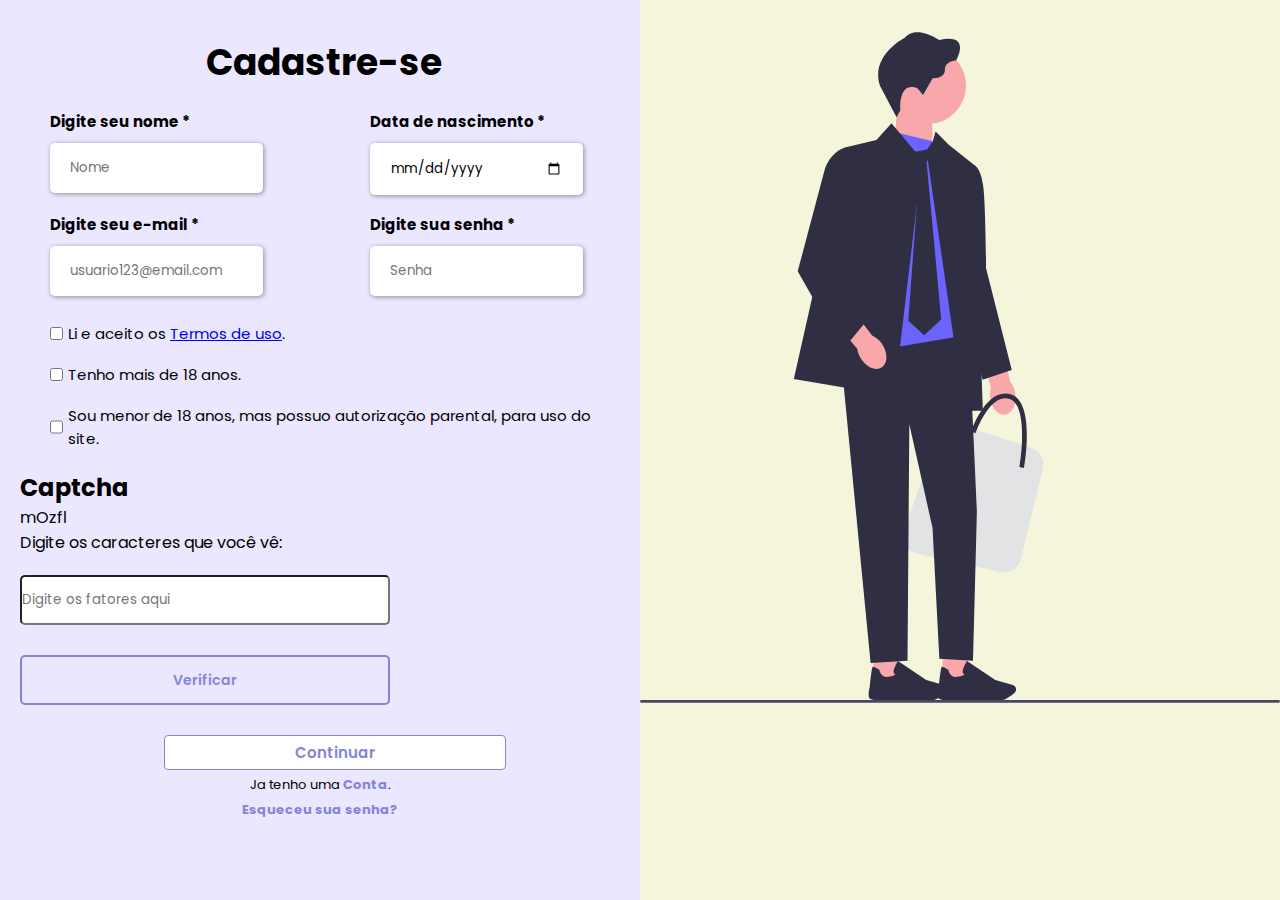
<file: index.html>
<!DOCTYPE html>
<html lang="pt-br">
<head>
    <meta charset="UTF-8">
    <meta name="viewport" content="width=device-width, initial-scale=1.0">
    <link rel="stylesheet" href="assets/styles.css">
    <link rel="preconnect" href="https://fonts.googleapis.com">
    <link rel="preconnect" href="https://fonts.gstatic.com" crossorigin>
    <link href="https://fonts.googleapis.com/css2?family=Open+Sans:ital,wght@0,300..800;1,300..800&family=Poppins:ital,wght@0,100;0,200;0,300;0,400;0,500;0,600;0,700;0,800;0,900;1,100;1,200;1,300;1,400;1,500;1,600;1,700;1,800;1,900&display=swap" rel="stylesheet">
    <title>Cadastro</title>
</head>
<body>
    <div class="container">
        

        <div class="dados">
            <h1>Cadastre-se</h1>
            <form method="post" class="cadastro" action="" id="form">
                    <div class="campo_divisor">
                        <div class="campo ">
                            <p>Digite seu nome *</p>
                                <input type="text" 
                                name="nome" 
                                id="txt_nome" 
                                placeholder="Nome">
                                <span >Aqui vai a mensagem de erro</span>
                        </div>
                        <div class="campo">
                            <p>Data de nascimento *</p>
                            <input type="date" 
                            name="idade" 
                            id="txt_idade">
                            <span class="">Aqui vai a mensagem de erro</span>
                        </div>
                    </div>

                    <div class="campo_divisor">

                        <div class="campo">
                            <p>Digite seu e-mail *</p>
                            <input type="email" 
                            name="email" 
                            id="txt_email" 
                            placeholder="usuario123@email.com"
                            class="">
                            <span class="">Aqui vai a mensagem de erro</span>
                        </div>

                        <div class="campo">
                            <p>Digite sua senha *</p>
                                <input type="password" 
                                name="senha" 
                                id="txt_senha" 
                                placeholder="Senha">
                                <span class="">Aqui vai a mensagem de erro</span>
                        </div>
                    </div>

                    <div class="campo_divisor termos_de_uso">
                        <div class="caixa_termos__de__uso">
                            <input type="checkbox" name="termos" id="termos_de_uso">
                            <label for="termos_de_uso">Li e aceito os <a href="#">Termos de uso</a>.</label>
                        </div>
                        <div class="caixa_termos__de__uso">
                            <input type="checkbox" name="termos" class="termos_de_uso" id="maior_de_idade" >
                            <label for="maior_de_idade">Tenho mais de 18 anos.</label>
                        </div>
                        <div class="caixa_termos__de__uso">
                            <input type="checkbox" name="termos" class="termos_de_uso" id="menor_de_idade">
                            <label for="menor_de_idade">Sou menor de 18 anos, mas possuo autorização parental, para uso do site.</label>
                        </div>
                    </div>
                    <div class="container_captcha">
                            <h2>Captcha</h2>
                            <p id="captchaText"></p>
                            <div id="captchaForm">
                                <label for="captchaInput" id="texto_captcha">Digite os caracteres que você vê:</label>
                        <div class="container_captcha">
                            <input type="text" id="captchaInput" name="captchaInput" placeholder="Digite os fatores aqui">
                            <button type="custom" class="btn_padrao" id="meu_botao">Verificar</button>
                        </div>
                            </div>
                    </div>
                    

                    <div class="campo_divisor">
                        <div class="finalizar_cadastro">
                            <button type="submit">Continuar</button>
                        </div>
                    </div>

            </form>

                <div class="link">
                    <p>Ja tenho uma <a href="login.html">Conta</a>.</p>
                </div>

                <div class="link">
                    <a href="./recuperar_senha.html">Esqueceu sua senha?</a>
                </div>

            </div>

            <div class="imagem">
                <img src="assets/undraw_undraw_undraw_businessman_e7v0_qrld_-1-_hvmv.svg" alt="empresario">
            </div>
        </div>
    </div>
    <script src="assets/app.js"></script>
    <script src="assets/captcha.js"></script>
    
</body>
</html>
</file>
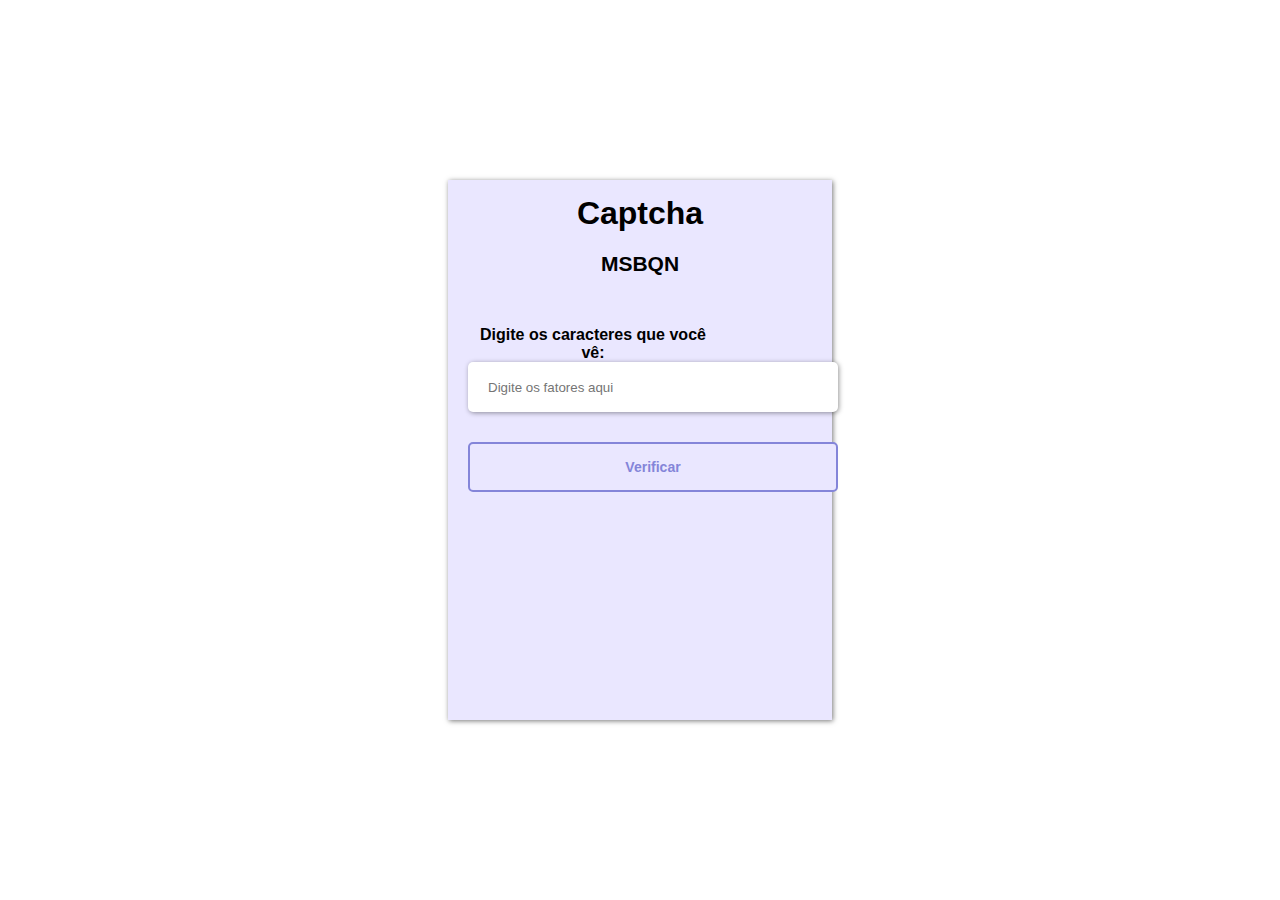
<file: caique.html>
<!DOCTYPE html>
<html lang="en">
<head>
    <meta charset="UTF-8">
    <meta name="viewport" content="width=device-width, initial-scale=1.0">
    <title>Captcha</title>
    <link rel="stylesheet" href="assets/styles.css">
</head>
<body>
    <div class="caixa container container__login">
        <h2>Captcha</h2>
        <p id="captchaText"></p>
        <form id="captchaForm">
            <div class="campo campo__login">
                <label for="captchaInput" id="texto_captcha">Digite os caracteres que você vê:</label>
                <input type="text" id="captchaInput" name="captchaInput" placeholder="Digite os fatores aqui">
                <button type="submit" class="btn_padrao">Verificar</button>
            </div>
            
        </form>
    </div>

    <script src="assets/captcha.js"></script>
    <script src="assets/captcha.js"></script>
</body>
</html>
</file>
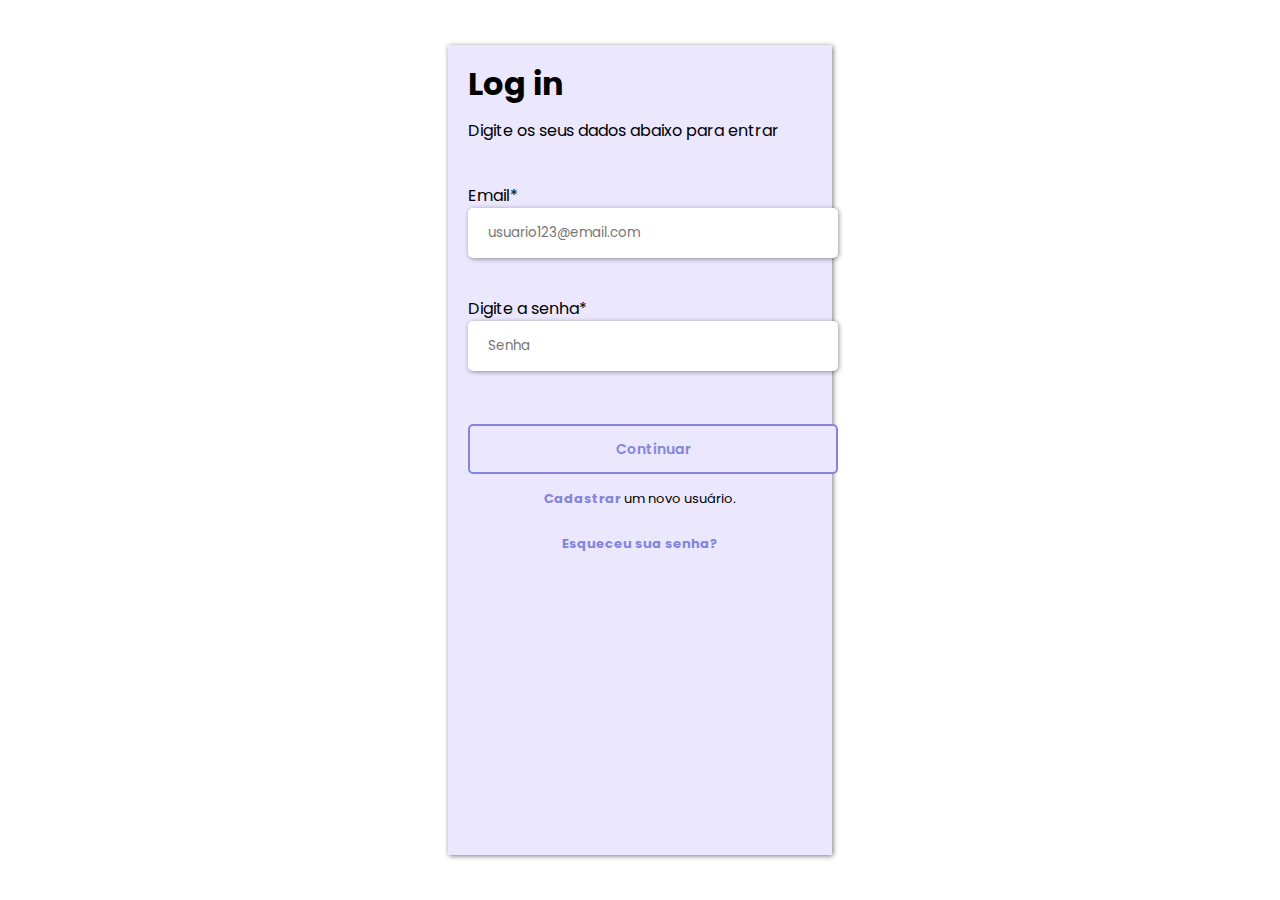
<file: login.html>
<!DOCTYPE html>
<html lang="pt-br">
<head>
    <meta charset="UTF-8">
    <meta name="viewport" content="width=device-width, initial-scale=1.0">
    <link rel="stylesheet" href="assets/styles.css">
    <link rel="preconnect" href="https://fonts.googleapis.com">
    <link rel="preconnect" href="https://fonts.gstatic.com" crossorigin>
    <link href="https://fonts.googleapis.com/css2?family=Open+Sans:ital,wght@0,300..800;1,300..800&family=Poppins:ital,wght@0,100;0,200;0,300;0,400;0,500;0,600;0,700;0,800;0,900;1,100;1,200;1,300;1,400;1,500;1,600;1,700;1,800;1,900&display=swap" rel="stylesheet">
    <title>Log in</title>
</head>
<body>
    <div class=" container container__login">
        <h2>Log in</h2>
        <p>Digite os seus dados abaixo para entrar</p> 

        <form action="" class="login" id="form_login" method="post">
            <div class="campo campo__login">
                <label for="txt_email_login">Email*</label>
                <input type="email" name="email" id="txt_email_login" placeholder="usuario123@email.com">
                <span >Aqui vai a mensagem de erro</span>
            </div>
            <div class="campo campo__login">
                <label for="txt_senha_usuario">Digite a senha*</label>
                <input type="password" name="senha_usuario" id="txt_senha_usuario" placeholder="Senha">
                <span >Aqui vai a mensagem de erro</span>
            </div>

            <div class="campo campo__login">
                <button type="submit" id="enviar_login" class="btn_padrao">Continuar</button>
            </div>

        </form>

        <div class="link">
            <p><a href="index.html">Cadastrar</a> um novo usuário.</p>
        </div>

        <div class="link">
            <a href="./recuperar_senha.html">Esqueceu sua senha?</a>
        </div>

    </div>

    <script src="assets/login.js"></script>
    
</body>
</html>
</file>
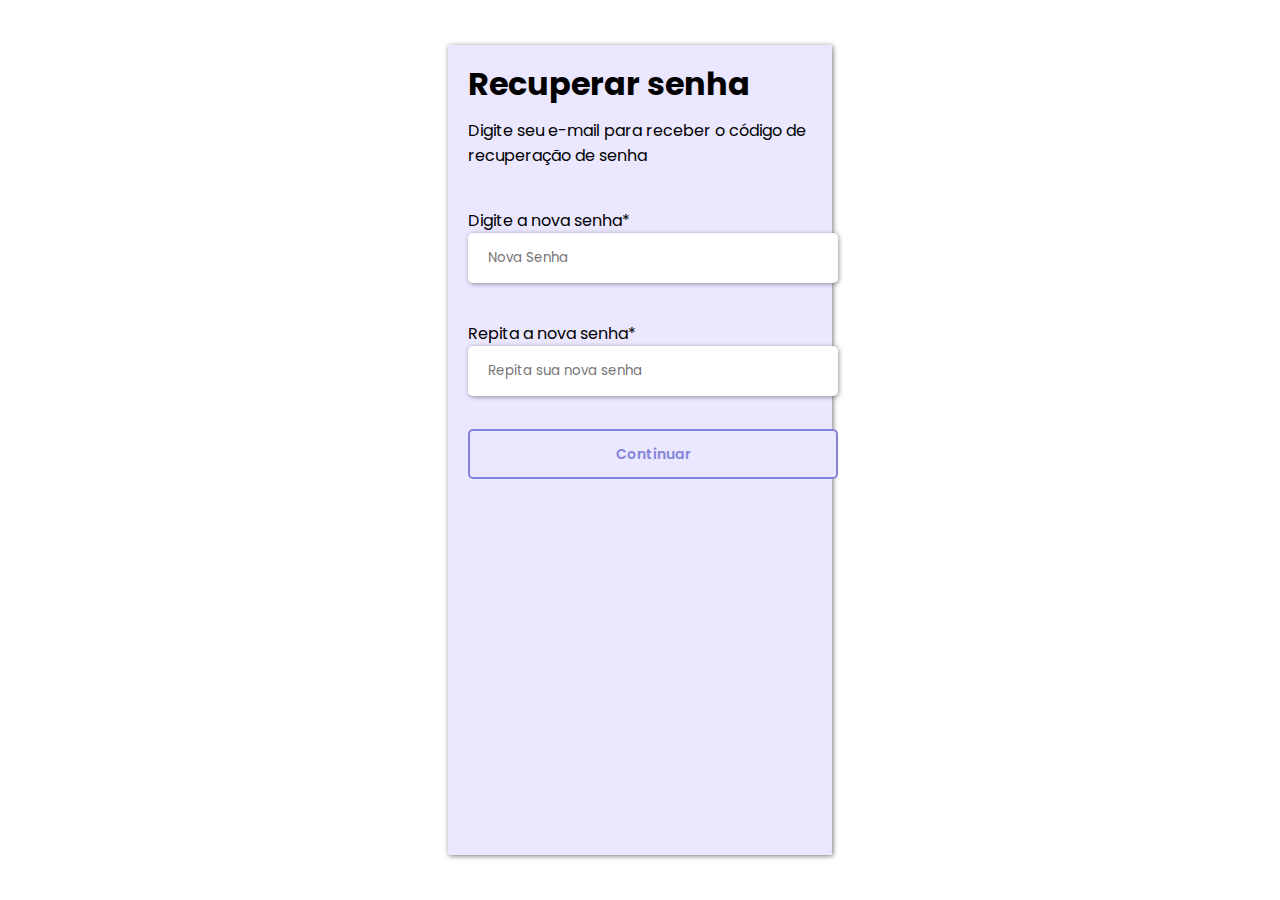
<file: nova_senha.html>
<!DOCTYPE html>
<html lang="pt-br">
<head>
    <meta charset="UTF-8">
    <meta name="viewport" content="width=device-width, initial-scale=1.0">
    <link rel="stylesheet" href="assets/styles.css">
    <link rel="preconnect" href="https://fonts.googleapis.com">
    <link rel="preconnect" href="https://fonts.gstatic.com" crossorigin>
    <link href="https://fonts.googleapis.com/css2?family=Open+Sans:ital,wght@0,300..800;1,300..800&family=Poppins:ital,wght@0,100;0,200;0,300;0,400;0,500;0,600;0,700;0,800;0,900;1,100;1,200;1,300;1,400;1,500;1,600;1,700;1,800;1,900&display=swap" rel="stylesheet">
    <title>Recuperar senha</title>
</head>
<body>
    <div class=" container container__login">
        <h2>Recuperar senha</h2>
        <p>Digite seu e-mail para receber o código de recuperação de senha</p> 

        <form action="" class="login" id="form_nova_senha_enviada" method="post">
            <div class="campo campo__login">
                <label for="txt_senha_recuperar">Digite a nova senha*</label>
                <input type="password" name="email" id="txt_email_login" placeholder="Nova Senha">
                <span >Aqui vai a mensagem de erro</span>
            </div>
            <div class="campo campo__login">
                <label for="txt_senha_confirmar_recuperar">Repita a nova senha*</label>
                <input type="password" name="email" id="txt_email_login" placeholder="Repita sua nova senha">
                <span >Aqui vai a mensagem de erro</span>
            </div>


            <button type="submit" class="btn_padrao">Continuar</button>         
        </form>

    </div>

    <script src="assets/login.js"></script>
    
</body>
</html>
</file>
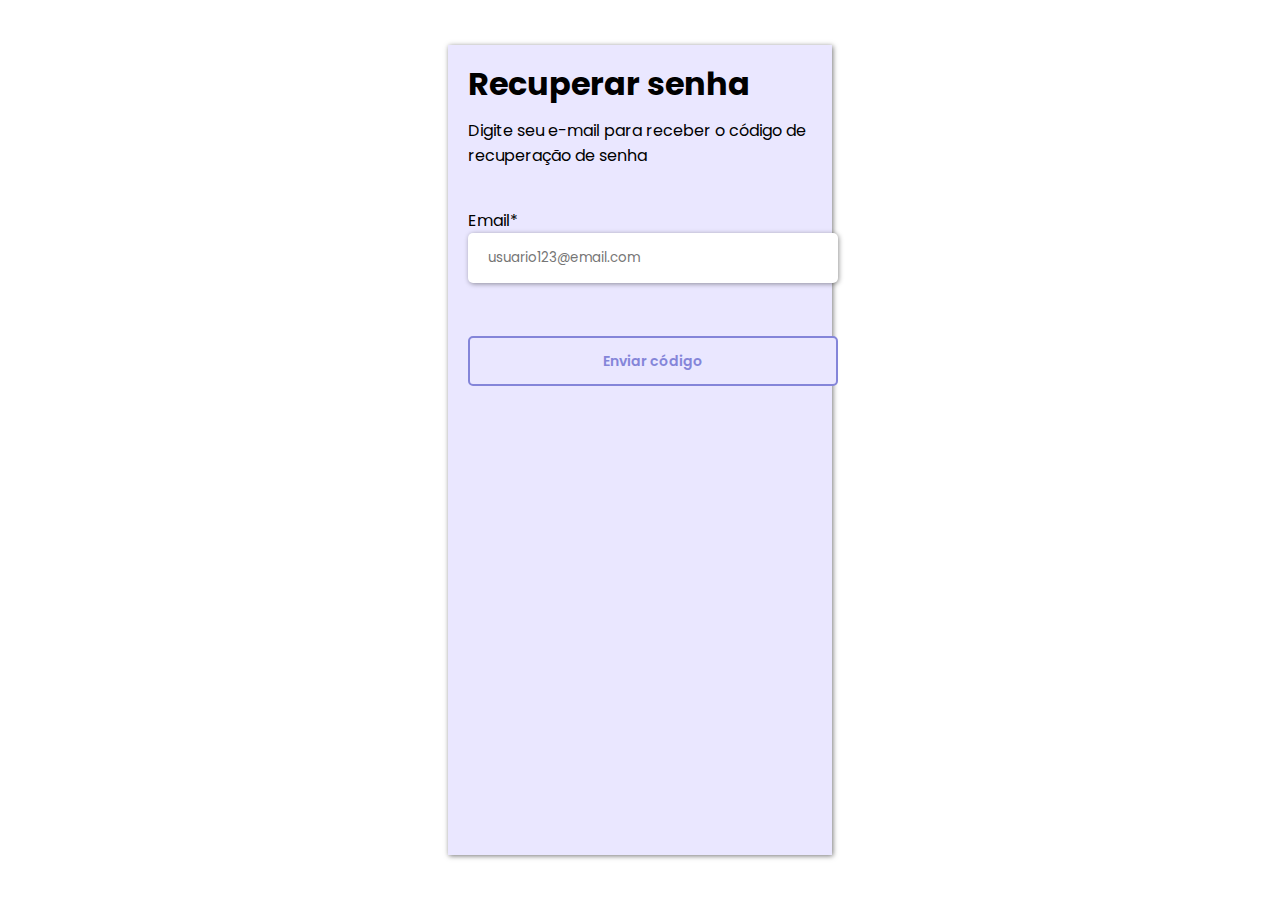
<file: recuperar_senha.html>
<!DOCTYPE html>
<html lang="pt-br">
<head>
    <meta charset="UTF-8">
    <meta name="viewport" content="width=device-width, initial-scale=1.0">
    <link rel="stylesheet" href="assets/styles.css">
    <link rel="preconnect" href="https://fonts.googleapis.com">
    <link rel="preconnect" href="https://fonts.gstatic.com" crossorigin>
    <link href="https://fonts.googleapis.com/css2?family=Open+Sans:ital,wght@0,300..800;1,300..800&family=Poppins:ital,wght@0,100;0,200;0,300;0,400;0,500;0,600;0,700;0,800;0,900;1,100;1,200;1,300;1,400;1,500;1,600;1,700;1,800;1,900&display=swap" rel="stylesheet">
    <title>Recuperar senha</title>
</head>
<body>
    <div class=" container container__login">
        <h2>Recuperar senha</h2>
        <p>Digite seu e-mail para receber o código de recuperação de senha</p> 

        <form action="" class="login" id="form_recuperar_senha" method="post">
            <div class="campo campo__login">
                <label for="txt_email_login">Email*</label>
                <input type="email" name="email" id="txt_email_login" placeholder="usuario123@email.com">
                <span >Aqui vai a mensagem de erro</span>
            </div>

            <div class="campo campo__login">
                <button type="submit" id="enviar_codigo_trocar_senha" class="btn_padrao">Enviar código</button>
            </div>

        </form>

    </div>

    <script src="assets/recuperar_senha.js"></script>
    
</body>
</html>
</file>
<file: assets/styles.css>
/* Configs gerais e da pagina principal de cadastro*/

*{
    margin: 0;
    padding: 0;
    box-sizing: border-box;
    font-family: var(--fonte), sans-serif;
}

:root {
    --fonte: 'Poppins', sans-serif;
    --padding: 15px 20px;
    --cor-escura: #8485d9;
    --cor-media: #b7b6ec;
    --cor-clara: #eae7ff;
}

.container {
    
    width: 100%;
    height: 100vh;
    position: absolute;
    top: 50%;
    left: 50%;
    transform: translate(-50%,-50%);
    display: flex;
    box-shadow: 1px 1px 5px rgba(0, 0, 0, 0.534);
}

.container .dados{
    background-color: var(--cor-clara);
    width: 50%;
    height: 100%;
    padding: var(--padding);
}

.container .dados h1 {
    justify-content: center;
    text-align: center;
    font-size: 36px;
    margin-top: 20px;
    margin-bottom: 20px;
    margin-left: 8px;
}

.container .campo_divisor {
    display: flex;
    justify-content: space-between;
    gap: 40px;
    margin-left: 30px;
}

.container .campo input {
    padding: var(--padding);
    border: none;
    border-radius: 5px;
    width: 85%;
    box-shadow: 1px 1px 5px rgba(0, 0, 0, 0.4);
}
.container .termos_de_uso{
    display: flex;
    flex-direction: column;
    font-size: 15px;
    gap: 10px;
}

.container .caixa_termos__de__uso{
    display: flex;  
    text-align: left;
    width: 100%;
    margin-top: 8px;
    gap: 5px;
}

.container .campo {
    display: flex;
    flex-direction: column;
    width: 250px;

}

.container .campo p {
    text-align: left;
    font-size: 15px;
    font-weight: 700;
    margin-bottom: 10px ;
}

.container .campo span{
    font-size: 12px;
    visibility: hidden;
}

.container .campo_divisor .erro input {
    border: 1px solid red;
    padding: var(--padding);
    width: 85%;
    border-radius: 5px;
}

.container .campo_divisor .erro span{
    color: red;
    visibility: visible;
}


.container .finalizar_cadastro{
    margin-top: 30px;
    width: 100%;
    display: flex;
    flex-direction: column;
    justify-content: center;
    align-items: center;
}

.container .finalizar_cadastro button{
    width: 60%;
    height: 35px;
    border: 1.5px solid var(--cor-escura);
    border-radius: 4px;
    background-color: #fff;
    color: var(--cor-escura);
    font-weight: 600;
    font-size: 15px;
} 

.container .finalizar_cadastro button:hover{
    background-color: var(--cor-escura);
    color: var(--cor-clara);
    transition: .5s;
} 


.container .link{
    display: flex;
    justify-content: center;
    font-size: 13px;
    margin-top: 5px;
    width: 100%;
}
.container .link a{
    text-decoration: none;
    font-weight: 700;
    color: var(--cor-escura);
}

.container .link a:hover{
    transform: scale(1.05);
    transition: .5s;
}


.container .imagem{
    background-color: beige;
    width: 50%;
    height: 100%;
}

.container .imagem img{
    width: 100%;
    height: 75vh;
    display: block;
    margin-top: 30px;
    
}

/*Configs da pagina de login*/

.container__login{
    width: 30% ;
    display: flex;
    flex-direction: column;
    gap: 10px;
    background-color: var(--cor-clara);
    color: black;
    padding: var(--padding);
    height: 90vh;
}

.container__login h2{
    text-align: left;
    font-size: 32px;
}
.container__login p{
    margin-bottom: 10px;
}

.container__login .campo__login{
    margin-top: 20px;
}

.container__login .campo__login input{
  width: 370px;
  
}

.btn_padrao{
    background-color: var(--cor-clara);
    border: 2px solid var(--cor-escura);
    color: var(--cor-escura);
    font-size: 14px;
    font-weight: 600;
    width: 370px;
    height: 50px;
    border-radius: 5px;
    margin-top: 15px;
    
}

.btn_padrao:hover{
    background-color: var(--cor-escura);
    color: var(--cor-clara);
    transition: .5s;
}

.container__login .erro input{
    border: 1px solid red;
    padding: var(--padding);
    border-radius: 5px;
}

.container__login .erro span{
    color: red;
    visibility: visible;
}

 .link_login{
    font-size: 20px;
    margin-top: none;
    width: 100%;
}

.caixa{
    height: 60vh;
    display: flex;
    flex-direction: column;
    gap: 20px;
}

.caixa h2{
    font-family: var(--fonte), sans-serif;
    text-align: center;
}

.caixa p{
    font-family: var(--fonte), sans-serif;
    text-align: center;
    font-weight: 700;
    font-size: 21px;
}
.caixa form{
    font-family: var(--fonte), sans-serif;
    text-align: center;
    font-weight: 700;
    display: flex;
    flex-direction: column;
    gap: 15px;
}

#captchaInput{
    width: 370px;
    margin-bottom: 15px;
    height: 50px;
    border-radius: 5px;
    
}

.container_captcha{
    margin-top: 20px;   
}
</file>
